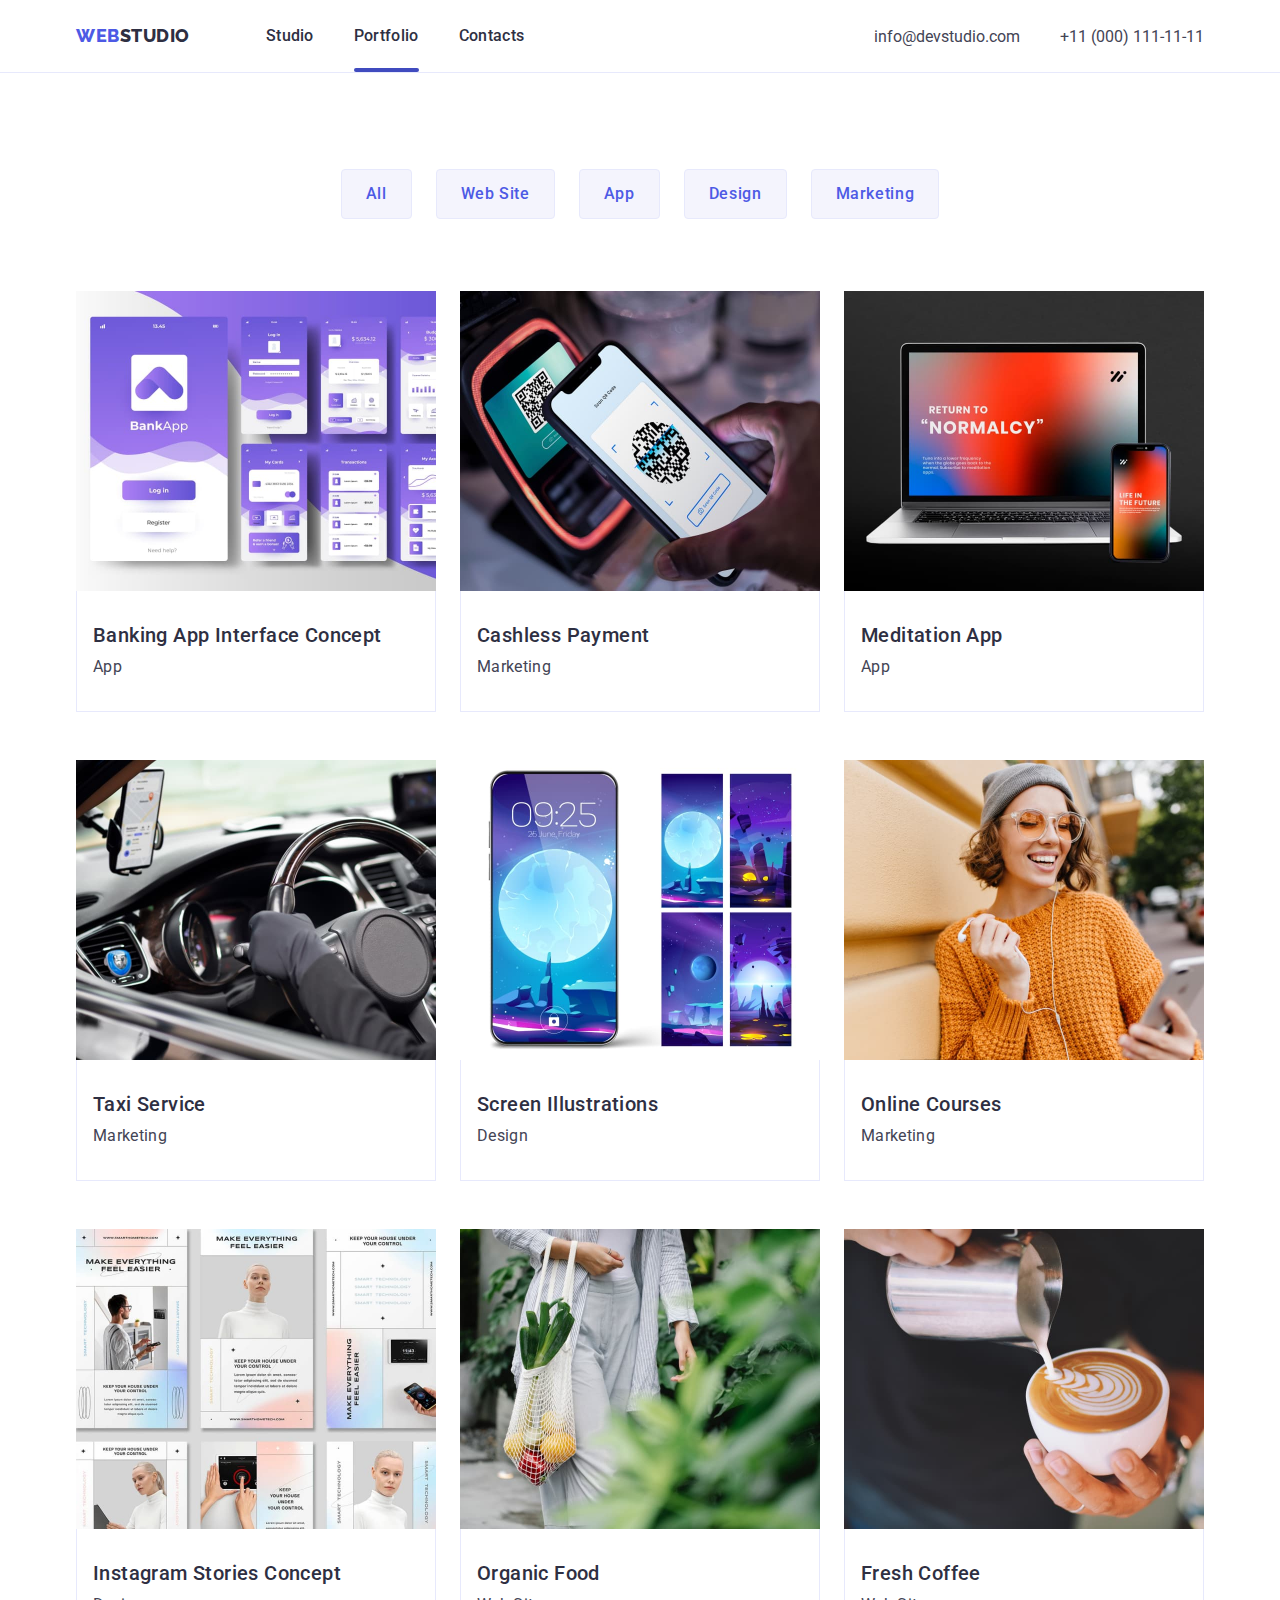
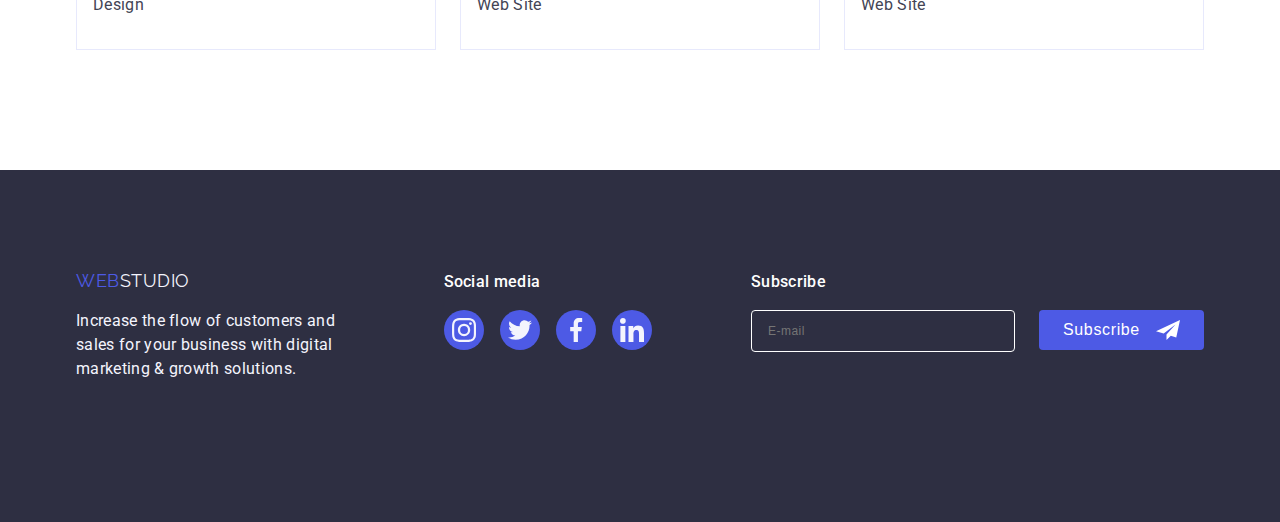
<file: portfolio.html>
<!DOCTYPE html>
<html lang="en">
    <head>
        <meta charset="UTF-8" />
        <meta name="viewport" content="width=device-width, initial-scale=1.0" />
        <title>Portfolio</title>
        <link
            rel="stylesheet"
            href="https://cdnjs.cloudflare.com/ajax/libs/modern-normalize/2.0.0/modern-normalize.min.css"
            integrity="sha512-4xo8blKMVCiXpTaLzQSLSw3KFOVPWhm/TRtuPVc4WG6kUgjH6J03IBuG7JZPkcWMxJ5huwaBpOpnwYElP/m6wg=="
            crossorigin="anonymous"
            referrerpolicy="no-referrer"
        />
        <link rel="stylesheet" href="./css/styles.css" />
        <link rel="preconnect" href="https://fonts.googleapis.com" />
        <link rel="preconnect" href="https://fonts.gstatic.com" crossorigin />
        <link
            href="https://fonts.googleapis.com/css2?family=Raleway:wght@800&family=Roboto:wght@400;500;700;900&display=swap"
            rel="stylesheet"
        />
    </head>
    <body>
    <header>
        <div class="header-container full-container">
            <nav class="nav">
                <a class="logo-header" href="./index.html"
                    ><span class="logo-web">WEB</span>STUDIO</a
                >
                <div class="large-menu">
                    <menu class="menu-list">
                        <li>
                            <a class="menu" href="./index.html"
                                >Studio</a
                            >
                        </li>
                        <li>
                            <a class="menu current-link" href="./portfolio.html"
                                >Portfolio</a
                            >
                        </li>
                        <li>
                            <a class="menu" href="#">Contacts</a>
                        </li>
                    </menu>
                </div>

                <address class="large-address">
                    <a class="contacts" href="mailto:info@devstudio.com"
                        >info@devstudio.com</a
                    >
                    <a class="contacts" href="tel:+110001111111"
                        >+11 (000) 111-11-11</a
                    >
                </address>
            </nav>
        </div>
    </header>
    <body>
    <main>
        <section class="section-buttons-portfolio">
            <div class="container">
                <h1 class="visually-hidden">portfolio</h1>
                <ul class="list buttons-list">
                    <li>
                        <button class="button-portfolio" type="button">
                            All
                        </button>
                    </li>
                    <li>
                        <button class="button-portfolio" type="button">
                            Web Site
                        </button>
                    </li>
                    <li>
                        <button class="button-portfolio" type="button">
                            App
                        </button>
                    </li>
                    <li>
                        <button class="button-portfolio" type="button">
                            Design
                        </button>
                    </li>
                    <li>
                        <button class="button-portfolio" type="button">
                            Marketing
                        </button>
                    </li>
                </ul>
                <ul class="portfolio-elements list">
                    <li class="portfolio-card">
                        <div class="card-image-overlay">
                        <img
                            class="portfolio-image"
                            src="images/bankapp-screens.jpg"
                            alt="Purple and white screenshots from BankApp"
                            width="360"
                            height="300"
                        />
                            <div class="card-image-description">
                                <p>
                                14 Stylish and User-Friendly App Design Concepts · Task Manager App · Calorie Tracker App · Exotic Fruit Ecommerce App · Cloud Storage App
                                </p>
                            </div>
                        </div>
                        <div class="portfolio-name">
                            <h3 class="portfolio-elements-heading">
                                Banking App Interface Concept
                            </h3>
                            <p class="portfolio-elements-category">App</p>
                        </div>
                    </li>
                    <li class="portfolio-card">
                        <div class="card-image-overlay">
                        <img
                            class="portfolio-image"
                            src="images/cashless-payment.jpg"
                            alt="phone in a hand with qr code on a screen"
                            width="360"
                            height="300"
                        />
                        <div class="card-image-description">
                            <p>
                            14 Stylish and User-Friendly App Design Concepts · Task Manager App · Calorie Tracker App · Exotic Fruit Ecommerce App · Cloud Storage App
                            </p>
                        </div>  
                    </div>
                        <div class="portfolio-name">
                            <h3 class="portfolio-elements-heading">
                                Cashless Payment
                            </h3>
                            <p class="portfolio-elements-category">Marketing</p>
                        </div>
                    </li>
                    <li class="portfolio-card">
                        <div class="card-image-overlay">
                        <img
                            class="portfolio-image"
                            src="images/meditation-app.jpg"
                            alt="desktop and phone with colorful screens on the black background"
                            width="360"
                            height="300"
                        />
                        <div class="card-image-description">
                            <p>
                            14 Stylish and User-Friendly App Design Concepts · Task Manager App · Calorie Tracker App · Exotic Fruit Ecommerce App · Cloud Storage App
                            </p>
                        </div>
                    </div>
                        <div class="portfolio-name">
                            <h3 class="portfolio-elements-heading">
                                Meditation App
                            </h3>
                            <p class="portfolio-elements-category">App</p>
                        </div>
                    </li>
                    <li class="portfolio-card">
                        <div class="card-image-overlay">
                        <img
                            class="portfolio-image"
                            src="images/taxi-service.jpg"
                            alt="car cockpit with hands in black gloves"
                            width="360"
                            height="300"
                        />
                        <div class="card-image-description">
                            <p>
                            14 Stylish and User-Friendly App Design Concepts · Task Manager App · Calorie Tracker App · Exotic Fruit Ecommerce App · Cloud Storage App
                            </p>
                        </div>
                    </div>
                        <div class="portfolio-name">
                            <h3 class="portfolio-elements-heading">
                                Taxi Service
                            </h3>
                            <p class="portfolio-elements-category">Marketing</p>
                        </div>
                    </li>
                    <li class="portfolio-card">
                        <div class="card-image-overlay">
                        <img
                            class="portfolio-image"
                            src="images/screen-illustrations.jpg"
                            alt="phone with moon on the wallpaper and four screenshots next to phone"
                            width="360"
                            height="300"
                        />
                        <div class="card-image-description">
                            <p>
                            14 Stylish and User-Friendly App Design Concepts · Task Manager App · Calorie Tracker App · Exotic Fruit Ecommerce App · Cloud Storage App
                            </p>
                        </div>
                    </div>
                        <div class="portfolio-name">
                            <h3 class="portfolio-elements-heading">
                                Screen Illustrations
                            </h3>
                            <p class="portfolio-elements-category">Design</p>
                        </div>
                    </li>
                    <li class="portfolio-card">
                        <div class="card-image-overlay">
                        <img
                            class="portfolio-image"
                            src="images/online-courses.jpg"
                            alt="happy woman in yellow sweater and grey hat looking at the phone"
                            width="360"
                            height="300"
                        />
                        <div class="card-image-description">
                            <p>
                            14 Stylish and User-Friendly App Design Concepts · Task Manager App · Calorie Tracker App · Exotic Fruit Ecommerce App · Cloud Storage App
                            </p>
                        </div>
                    </div>
                        <div class="portfolio-name">
                            <h3 class="portfolio-elements-heading">
                                Online Courses
                            </h3>
                            <p class="portfolio-elements-category">Marketing</p>
                        </div>
                    </li>
                    <li class="portfolio-card">
                        <div class="card-image-overlay">
                        <img
                            class="portfolio-image"
                            src="images/instagram-stories-concept.jpg"
                            alt="six screenshots with example of instagram stories concept"
                            width="360"
                            height="300"
                        />
                        <div class="card-image-description">
                            <p>
                            14 Stylish and User-Friendly App Design Concepts · Task Manager App · Calorie Tracker App · Exotic Fruit Ecommerce App · Cloud Storage App
                            </p>
                        </div>
                    </div>
                        <div class="portfolio-name">
                            <h3 class="portfolio-elements-heading">
                                Instagram Stories Concept
                            </h3>
                            <p class="portfolio-elements-category">Design</p>
                        </div>
                    </li>
                    <li class="portfolio-card">
                        <div class="card-image-overlay">
                        <img
                            class="portfolio-image"
                            src="images/organic-food.jpg"
                            alt="person in gray clothes with vegetables in the mesh bag"
                            width="360"
                            height="300"
                        />
                        <div class="card-image-description">
                            <p>
                            14 Stylish and User-Friendly App Design Concepts · Task Manager App · Calorie Tracker App · Exotic Fruit Ecommerce App · Cloud Storage App
                            </p>
                        </div>
                    </div>
                        <div class="portfolio-name">
                            <h3 class="portfolio-elements-heading">
                                Organic Food
                            </h3>
                            <p class="portfolio-elements-category">Web Site</p>
                        </div>                 
                    </li>
                    <li class="portfolio-card">
                        <div class="card-image-overlay">
                        <img
                            class="portfolio-image"
                            src="images/fresh-coffee.jpg"
                            alt="making a milk ornaments on coffee in the cup"
                            width="360"
                            height="300"
                        />
                        <div class="card-image-description">
                            <p>
                            14 Stylish and User-Friendly App Design Concepts · Task Manager App · Calorie Tracker App · Exotic Fruit Ecommerce App · Cloud Storage App
                            </p>
                        </div>
                    </div>
                        <div class="portfolio-name">
                            <h3 class="portfolio-elements-heading">
                                Fresh Coffee
                            </h3>
                            <p class="portfolio-elements-category">Web Site</p>
                        </div>            
                    </li>
                </ul>
            </div>
        </section>
    </main>
    <footer class="footer">
        <div class="container footer-container">
            <div>
                <a class="logo-footer" href="./index.html"
                    ><span class="logo-web">WEB</span>STUDIO</a
                >
                <p class="footer-text">
                    Increase the flow of customers and<br />sales for your
                    business with digital<br />marketing & growth solutions.
                </p>
            </div>
            <div class="footer-social-media">
                <h3 class="footer-social-media-header">Social media</h3>
                <ul class="footer-social-media-list">
                    <li>
                        <a class="footer-social-media-link" href="#">
                            <svg class="footer-social-media-icon">
                                <use
                                    xlink:href="images/icons.svg#icon-instagram"
                                ></use>
                            </svg>
                        </a>
                    </li>
                    <li>
                        <a class="footer-social-media-link" href="#">
                            <svg class="footer-social-media-icon">
                                <use
                                    xlink:href="images/icons.svg#icon-twitter"
                                ></use>
                            </svg>
                        </a>
                    </li>
                    <li>
                        <a class="footer-social-media-link" href="#">
                            <svg class="footer-social-media-icon">
                                <use
                                    xlink:href="images/icons.svg#icon-facebook"
                                ></use>
                            </svg>
                        </a>
                    </li>
                    <li>
                        <a class="footer-social-media-link" href="#">
                            <svg class="footer-social-media-icon">
                                <use
                                    xlink:href="images/icons.svg#icon-linkedin"
                                ></use>
                            </svg>
                        </a>
                    </li>
                </ul>
            </div>
            <div class="footer-form">
                <form class="form-subscribe">
                    <label for="subscribe" class="label-subscribe">
                        Subscribe
                        <input
                            id="subscribe"
                            class="input-subscribe"
                            type="email"
                            name="email"
                            placeholder="E-mail"
                            required
                        />
                    </label>
                    <button type="submit" class="button-subscribe">
                        Subscribe
                        <svg class="send-icon">
                            <use
                                href="images/icons.svg#icon-plane-icon"
                            ></use>
                        </svg>
                    </button>
                </form>
            </div>
        </div>
    </footer>
</body>
</html>
</file>
<file: css/styles.css>
:root {
    --brand-color: #2e2f42;
    --brand-color-2: #434455;
    --brand-logo-color: #4d5ae5;
    --active-hover-color: #404bbf;
    --tr-function: cubic-bezier(0.4, 0, 0.2, 1);
    --tr-duration: 250ms;
    --transition: var(--tr-function) var(--tr-duration);
}

* {
    margin: 0;
    padding: 0;
}

h1,
h2,
h3,
h4,
h5,
h6 {
    margin: 0;
}

img {
    display: block;
    max-width: 100%;
    height: auto;
}

button {
    cursor: pointer;
    border: none;
    border-radius: 4px;
}

ul,
ol,
menu {
    list-style: none;
    margin: 0;
    padding-left: 0;
}

a {
    text-decoration: none;
}

body {
    font-family: "Roboto", sans-serif;
    color: var(--brand-color);
    background-color: #ffffff;
}

.visually-hidden {
    position: absolute;
    width: 1px;
    height: 1px;
    margin: -1px;
    border: 0;
    padding: 0;

    white-space: nowrap;
    clip-path: inset(100%);
    clip: rect(0 0 0 0);
    overflow: hidden;
}

.is-hidden {
    pointer-events: none;
    visibility: hidden;
    opacity: 0;
}

.list {
    list-style: none;
}

/* ----------------------- */

.container {
    padding: 0px 15px;
    margin: 0 auto;
}

@media (min-width: 480px) {
    .container {
        width: 424px;
        max-width: 424px;
    }
}

@media (min-width: 768px) {
    .container {
        width: 552px;
        max-width: 552px;
    }
}

@media (min-width: 1200px) {
    .container {
        width: 1128px;
        max-width: 1128px;
    }

    .section {
        padding: 120px 0;
    }
}

header {
    border-bottom: 1px solid var(--cornflower, #e7e9fc);
}

.header-container {
    justify-content: space-between;
    margin: auto;
}

.full-container {
    display: flex;
    align-items: center;
    padding: 0 16px;
}

@media (min-width: 1200px) {
    .full-container {
        width: 1128px;
        max-width: 1128px;
    }
}

.section {
    padding: 96px 0px;
}

.nav {
    width: 100%;
    display: inline-flex;
    gap: 76px;
    align-items: center;
    justify-content: space-between;
}

@media (min-width: 1200px) {
    .nav {
        justify-content: normal;
    }
}

.logo-header {
    font-family: "Raleway", sans-serif;
    font-weight: 800;
    color: var(--brand-color);
    text-decoration: none;
    font-size: 18px;
    line-height: 1.16;
    letter-spacing: 0.03em;
    padding: 24px 0px;
}

.logo-footer {
    color: #f4f4fd;
    text-decoration: none;
    font-family: "Raleway", sans-serif;
    letter-spacing: 0.03em;
    font-size: 18px;
    line-height: 1.17;
    margin-bottom: 17.5px;
    display: block;
    text-align: center;
}

.logo-web {
    color: var(--brand-logo-color);
}

.menu {
    display: flex;
    padding: 24px 0px;
    margin: 0;
    display: inline-flex;
    gap: 30px;
    margin-left: 30px;
}

.menu-list {
    margin-top: 60px;
}

.menu {
    font-size: 36px;
    line-height: 1.11;
    text-decoration: none;
    font-weight: 700;
    letter-spacing: 0.02em;
    color: var(--brand-color);
    display: flex;
    flex-direction: column;
    gap: 40px;
}

.menu-close-button {
    position: absolute;
    right: 24px;
    top: 24px;
    display: flex;
    justify-content: center;
    align-items: center;
    width: 24px;
    height: 24px;
    border: 1px solid rgba(46, 47, 66, 0.1);
    border-radius: 50%;
    background-color: rgba(231, 233, 252, 0.1);
}

.menu-close-button-icon {
    width: 8px;
    height: 8px;
    fill: var(--brand-color);
}

.menu-social-media-list {
    display: flex;
    gap: 35px;
    margin-left: 30px;
    margin-top: 48px;
    margin-bottom: 40px;
}

.large-menu {
    align-items: center;
}

.large-menu .menu {
    font-size: 16px;
    line-height: 1.5;
    text-decoration: none;
    font-style: normal;
    letter-spacing: 0.02em;
    font-weight: 500;
    color: var(--brand-color);
    gap: 0;
    margin: 0;
    padding: 0;
}

.large-menu .menu-list {
    padding: 24px 0px;
    margin: 0;
    display: inline-flex;
    gap: 40px;
}

.address {
    display: flex;
    flex-direction: column-reverse;
    gap: 40px;
    margin-top: auto;
    margin-left: 30px;
}

.contacts {
    font-style: normal;
}

.large-address .contacts {
    color: var(--brand-color-2);
}

.large-address {
    flex-direction: column;
    gap: 12px;
    margin: 0;
    display: none;
}

@media (min-width: 1200px) {
    .large-address {
        margin-left: auto;
        flex-direction: row;
        gap: 40px;
    }
}

.contact-tel {
    font-size: 30px;
    font-weight: 700;
    line-height: 1.11;
    letter-spacing: 0.02em;
    color: var(--brand-logo-color);
}

.contact-email {
    font-size: 20px;
    font-weight: 500;
    line-height: 1.2;
    letter-spacing: 0.02em;
    color: var(--brand-color-2);
}

@media (min-width: 480px) {
    .menu-social-media-list {
        gap: 56px;
    }

    .menu {
        gap: 40px;
        margin-left: 40px;
    }

    .menu-list {
        margin-top: 80px;
    }

    .contact-tel {
        font-size: 36px;
        font-weight: 700;
        line-height: 1.11;
        letter-spacing: 0.02em;
        color: var(--brand-logo-color);
    }

    .contact-email {
        font-size: 20px;
        font-weight: 500;
        line-height: 1.2;
        letter-spacing: 0.02em;
        color: var(--brand-color-2);
    }
}

/* */

.hero {
    background-color: var(--brand-color);
    padding: 188px 0;
    background-image: linear-gradient(
            to bottom,
            rgba(46, 47, 66, 0.7),
            rgba(46, 47, 66, 0.7)
        ),
        url(../images/hero-image.jpg);
    background-size: cover;
    background-repeat: no-repeat;
    max-width: 1440px;
    height: 600px;
    margin: 0 auto;
}

@media (min-device-pixel-ratio: 2),
    (min-resolution: 192dpi),
    (min-resolution: 2dppx) {
    .hero {
        background-image: url(/goit-markup-hw-08/images/hero-image@2x.jpg);
    }
}

.hero-text {
    color: #ffffff;
    text-align: center;
    font-size: 36px;
    font-weight: 700;
    line-height: 1.11;
    letter-spacing: 0.02em;
    margin: 0 auto;
    margin-bottom: 72px;
}

@media screen and (min-width: 480px) {
    .hero-text {
        width: 320px;
    }
}

@media screen and (min-width: 768px) {
    .hero-text {
        font-size: 56px;
        line-height: 1.07;
        width: 496px;
    }
}

@media screen and (min-width: 1200px) {
    .button-studio:hover,
    .button-studio:focus {
        background-color: var(--active-hover-color);
        transition: background-color var(--transition);
    }

    .logo-header:hover,
    .logoheader:focus {
        color: var(--brand-color-2);
        transition: color var(--transition);
    }

    .menu:hover,
    .menu:focus {
        color: var(--active-hover-color);
        transition: color var(--transition);
    }

    .contacts:hover,
    .contacts:focus {
        color: var(--active-hover-color);
        transition: color var(--transition);
    }
}

.button-studio {
    background-color: var(--brand-logo-color);
    color: #ffffff;
    font-weight: 500;
    font-size: 16px;
    line-height: 1.5;
    font-family: "Roboto", sans-serif;
    cursor: pointer;
    letter-spacing: 0.04em;
    padding: 16px 32px;
    border-radius: 4px;
    box-shadow: 0px 4px 4px 0px rgba(0, 0, 0, 0.15);
    display: block;
    margin: 0 auto;
    border: none;
}

.button-portfolio {
    background-color: #e7e9fc;
    color: var(--brand-logo-color);
    font-size: 16px;
    line-height: 1.5;
    font-weight: 500;
    text-align: center;
    cursor: pointer;
    font-family: "Roboto", sans-serif;
    letter-spacing: 0.04em;
    padding: 12px 24px;
    border-radius: 4px;
    border: 1px solid var(--cornflower, #e7e9fc);
    background: var(--cloud, #f4f4fd);
}

.buttons-list {
    display: flex;
    gap: 24px;
    justify-content: center;
    align-items: center;
    margin-bottom: 72px;
}

.button-portfolio:hover,
.button-portfolio:focus {
    background-color: var(--active-hover-color);
    color: #ffffff;
    box-shadow: 0px 2px 2px 0px rgba(0, 0, 0, 0.12),
        0px 2px 1px 0px rgba(0, 0, 0, 0.08), 0px 3px 1px 0px rgba(0, 0, 0, 0.1);
    transition: background-color var(--transition), box-shadow var(--transition);
}

.offers.list {
    display: flex;
    flex-wrap: wrap;
    gap: 24px;
}

.offers-icons-background {
    display: none;
}

.offer-position {
    margin-bottom: 72px;
}

.offers .offer {
    font-weight: 700;
    font-size: 36px;
    line-height: 1.11;
    color: var(--brand-color);
    letter-spacing: 0.02em;
    text-align: center;
}

.offer-description {
    margin-top: 8px;
    margin-bottom: 0;
    font-size: 16px;
    line-height: 1.5;
    font-weight: 500;
    color: var(--brand-color-2);
    letter-spacing: 0.02em;
}

@media (min-width: 768px) {
    .offers-container {
        max-width: 736px;
        width: 736px;
    }

    .offer-position {
        flex-basis: calc(50% - (24px / 2));
    }

    .offer-position .offer {
        text-align: start;
    }
}

@media (min-width: 1200px) {
    .offers-container {
        max-width: 1128px;
        width: 1128px;
    }

    .offer-position {
        flex-basis: calc(25% - (24px * 3 / 4));
    }

    .offers .offer {
        font-weight: 500;
        font-size: 20px;
        line-height: 1.2;
        color: var(--brand-color);
        letter-spacing: 0.02em;
    }

    .offer-position .offer-description {
        font-weight: 400;
    }

    .offers-icons-background {
        background-color: #f4f4fd;
        height: 112px;
        display: flex;
        justify-content: center;
        align-items: center;
        margin-bottom: 8px;
    }
}

.section-what-are-we-doing {
    display: none;
}

@media (min-width: 1200px) {
    .section-what-are-we-doing {
        display: block;
        padding-top: 0;
    }

    .what-are-we-doing {
        margin-bottom: 72px;
        font-size: 36px;
        font-weight: 700;
        line-height: 1.1;
        letter-spacing: 0.72px;
        text-transform: capitalize;
        text-align: center;
    }

    .what-are-we-doing-list {
        display: flex;
        gap: 24px;
    }
}

.our-team-section {
    background-color: #f4f4fd;
}

.our-team {
    font-weight: 700;
    font-size: 36px;
    line-height: 1.11;
    color: var(--brand-color);
    letter-spacing: 0.02em;
    text-align: center;
}

.our-team-list {
    display: flex;
    flex-wrap: wrap;
    justify-content: center;
    gap: 24px;
}

@media (min-width: 768px) {
    .our-team-container {
        padding: 0;
    }
}

.our-team-card {
    background-color: #ffffff;
    border-color: #434455;
    border: 0 1px 1px 1px;
    border-radius: 0px 0px 4px 4px;
    box-shadow: 0px 2px 1px 0px rgba(46, 47, 66, 0.08),
        0px 1px 1px 0px rgba(46, 47, 66, 0.16),
        0px 1px 6px 0px rgba(46, 47, 66, 0.08);
    margin-top: 72px;
}

.our-team-link {
    width: 40px;
    height: 40px;
    border-radius: 50%;
    background-color: #4d5ae5;
    display: flex;
    justify-content: center;
    align-items: center;
}

.our-team-icon {
    fill: #f4f4fd;
    width: 16px;
    height: 16px;
}

.our-team-name {
    flex-direction: column;
    justify-content: center;
    align-items: center;
    padding: 32px 0;
}

.our-team-social-media {
    display: flex;
    gap: 24px;
    justify-content: center;
    align-items: center;
    margin-top: 8px;
}

.name {
    font-size: 20px;
    font-weight: 500;
    line-height: 1.2;
    text-align: center;
    color: var(--brand-color);
    letter-spacing: 0.04em;
    margin-bottom: 8px;
}

.position {
    font-size: 16px;
    line-height: 1.5;
    text-align: center;
    color: var(--brand-color-2);
    letter-spacing: 0.02em;
    margin: 0;
}

.section-buttons-portfolio {
    padding-top: 96px;
    padding-bottom: 120px;
}

.section-portfolio {
    padding-top: 0;
}

.portfolio-elements .portfolio-elements-heading {
    font-weight: 500;
    font-size: 20px;
    line-height: 1.2;
    letter-spacing: 0.02em;
    margin-bottom: 8px;
}

.portfolio-elements .portfolio-elements-category {
    font-size: 16px;
    line-height: 1.5;
    color: var(--brand-color-2);
    letter-spacing: 0.02em;
}

.portfolio-card:hover {
    box-shadow: 0px 2px 1px 0px rgba(46, 47, 66, 0.08),
        0px 1px 1px 0px rgba(46, 47, 66, 0.16),
        0px 1px 6px 0px rgba(46, 47, 66, 0.08);
    transition: box-shadow var(--transition);
}

.portfolio-card:hover .card-image-description {
    translate: 0;
    transition: translate var(--transition);
}

.card-image-overlay {
    position: relative;
    overflow: hidden;
}

.card-image-overlay > img {
    display: block;
    width: 100%;
    height: 300px;
    object-fit: cover;
}

.card-image-description {
    position: absolute;
    inset: 0;
    background-color: var(--brand-logo-color);
    color: #f4f4fd;
    translate: 0 100% 0;
}

.card-image-description p {
    font-size: 16px;
    line-height: 1.5;
    letter-spacing: 0.02em;
    width: 296px;
    height: 96px;
    margin-left: 32px;
    margin-top: 40px;
}

.portfolio-image {
    vertical-align: bottom;
    display: block;
}

.portfolio-elements {
    display: flex;
    flex-wrap: wrap;
    row-gap: 48px;
    column-gap: 24px;
}

.portfolio-name {
    padding: 32px 16px;
    border: 1px solid var(--cornflower, #e7e9fc);
    border-top: none;
}

.customers {
    font-size: 36px;
    font-weight: 700;
    line-height: 1.1;
    letter-spacing: 0.02em;
    color: var(--brand-color);
    text-align: center;
    margin-bottom: 72px;
}

.customers-list {
    display: flex;
    flex-wrap: wrap;
    gap: 16px;
    justify-content: center;
}

.customers-list > li {
    flex-basis: calc((100% - 16px) / 2);
}

@media (min-width: 768px) {
    .customers-list > li {
        flex-basis: calc((33.3% - (16px * 2 / 3)));
    }
}

@media (min-width: 1200px) {
    .customers-list > li {
        flex-basis: calc((1 / 6 * 100% - (1 - 1 / 6) * 16px));
    }

    .our-team-link:hover {
        background-color: #404bbf;
        transition: background-color var(--transition);
    }

    .customers-card:hover {
        color: #404bbf;
        transition: color var(--transition);
    }

    .customers-icon:hover {
        fill: #404bbf;
        transition: fill var(--transition);
    }
}

.customers-card {
    border: 1px solid currentColor;
    border-radius: 4px 4px 4px 4px;
    height: 88px;
    display: flex;
    justify-content: center;
    align-items: center;
    color: #8e8f99;
    margin-bottom: 72px;
}

.customers-icon {
    width: 104px;
    height: 56px;
    fill: currentColor;
}

.footer {
    background-color: var(--brand-color);
    padding: 100px 0;
}

.footer-container {
    display: flex;
    flex-wrap: wrap;
    justify-content: center;
}

.footer-about,
.footer-social-media,
.footer-form {
    flex-basis: 100%;
}

@media (min-width: 768px) {
    .footer-container {
        gap: 24px;
        padding: 0;
    }

    .footer-about .footer-text {
        width: 264px;
    }

    .footer-about,
    .footer-social-media {
        flex-basis: calc(50% - (24px / 2));
    }

    .footer-form .form-subscribe {
        width: 100%;
    }

    .form-subscribe {
        display: flex;
    }

    .form-subscribe .button-subscribe {
        margin-top: 40px;
        margin-left: 24px;
    }

    .label-subscribe {
        width: 264px;
    }

    .footer-container .footer-social-media {
        margin-top: 0;
    }

    .logo-footer,
    .footer-social-media .footer-social-media-header,
    .footer-form .label-subscribe {
        text-align: start;
    }

    .footer-social-media .footer-social-media-list {
        justify-content: start;
    }
}

@media (min-width: 1200px) {
    .footer-container {
        justify-content: space-between;
    }

    .footer-form,
    .footer-social-media,
    .footer-about {
        flex-basis: auto;
    }

    .footer-social-media-link:hover {
        background-color: #31d0aa;
        transition: background-color var(--transition);
    }
}

.footer-social-media {
    margin-top: 72px;
    margin-bottom: 72px;
}

.footer-text {
    color: #f4f4fd;
    font-size: 16px;
    line-height: 1.5;
    letter-spacing: 0.02em;
    width: 268px;
    margin: 0 auto;
}

.footer-social-media-header {
    color: #fff;
    font-size: 16px;
    font-weight: 500;
    line-height: 1.5;
    letter-spacing: 0.32px;
    margin-bottom: 16px;
    text-align: center;
}

.footer-social-media-list {
    display: flex;
    justify-content: center;
    gap: 16px;
}

.footer-social-media-link {
    width: 40px;
    height: 40px;
    border-radius: 50%;
    background-color: #4d5ae5;
    display: flex;
    justify-content: center;
    align-items: center;
}

.footer-social-media-icon {
    fill: #f4f4fd;
    width: 24px;
    height: 24px;
}

.backdrop {
    position: fixed;
    left: 0;
    top: 0;
    width: 100%;
    height: 100%;
    background-color: #2e2f4266;
}

.modal {
    position: absolute;
    left: 50%;
    top: 50%;
    transform: translate(-50%, -50%);
    min-height: 584px;
    border-radius: 4px;
    background-color: #fcfcfc;
    transition: scale 250ms;
    width: 300px;
}

@media (min-width: 480px) {
    .modal {
        width: 408px;
    }

    .modal .modal-textarea {
        width: 360px;
    }

    .modal .modal-button-send {
        width: 169px;
        margin-left: 95px;
    }
}

.is-hidden .modal {
    scale: 0;
}

.modal:not(.is-hidden) .modal {
    scale: 1;
}

.modal-close-button {
    position: absolute;
    right: 24px;
    top: 24px;
    display: flex;
    justify-content: center;
    align-items: center;
    width: 24px;
    height: 24px;
    border: 1px solid #0000001a;
    border-radius: 50%;
    background-color: #e7e9fc;
}

.modal-close-button-icon {
    width: 8px;
    height: 8px;
}

@media (min-width: 1200px) {
    .modal-close-button:hover,
    .modal-close-button:focus {
        background-color: var(--active-hover-color);
        fill: #fff;
        border: 1px solid var(--active-hover-color);
    }
}

.form-subscribe {
    width: 100%;
}

@media (min-width: 480px) {
    .form-subscribe {
        width: 398px;
        margin: 0 auto;
    }
}

.label-subscribe {
    text-align: center;
    display: flex;
    flex-direction: column;
    color: #fff;
    font-size: 16px;
    font-weight: 500;
    line-height: 1.5;
    letter-spacing: 0.02em;
    gap: 16px;
}

.input-subscribe {
    height: 40px;
    font-size: 12px;
    line-height: 2;
    letter-spacing: 0.04em;
    color: #fff;
    background-color: var(--brand-color);
    border: 1px solid #fff;
    border-radius: 4px;
    padding-left: 16px;
}

.button-subscribe {
    width: 165px;
    height: 40px;
    color: #fff;
    font-size: 16px;
    font-weight: 500;
    line-height: 1.5;
    letter-spacing: 0.04em;
    padding: 8px 24px;
    border-radius: 4px;
    background-color: var(--brand-logo-color);

    align-items: center;
    display: flex;
    justify-content: space-between;
    margin: 0 auto;
    margin-top: 16px;
}

.modal-header {
    color: var(--brand-color);
    font-size: 16px;
    font-weight: 500;
    line-height: 1.5;
    letter-spacing: 0.02em;
    text-align: center;
    margin-top: 72px;
    margin-bottom: 16px;
    padding: 0 8px;
}

.modal-form {
    margin: 0 24px 16px 24px;
}

.modal-label {
    display: flex;
    flex-direction: column;
    margin-bottom: 8px;
    color: #8e8f99;
    font-size: 12px;
    line-height: 1.17;
    letter-spacing: 0.04em;
}

.input-wrapper {
    display: flex;
    border: 1px solid #2e2f4266;
    padding: 8px 16px;
    margin-top: 4px;
    border-radius: 4px;
    gap: 8px;
}

.modal-input:not([type="checkbox"]) {
    border: none;
    outline: transparent;
}

.input-wrapper:focus {
    border: 1px solid var(--brand-logo-color);
}

.modal-icon {
    width: 18px;
    height: 24px;
    fill: var(--brand-color);
    transition: fill var(--transition);
}

.input-wrapper:focus-within {
    border-color: var(--brand-logo-color);
}

.input-wrapper:focus-within .modal-icon {
    fill: var(--brand-logo-color);
}

.modal-textarea {
    height: 120px;
    resize: none;
    margin-top: 4px;
    margin-bottom: 8px;
    border: 1px solid #2e2f4266;
    border-radius: 4px;
    padding: 8px 16px;
    outline: transparent;
}

.modal-textarea:focus {
    border-color: var(--brand-logo-color);
}

.modal-button-send {
    color: #fff;
    font-size: 16px;
    font-weight: 500;
    line-height: 1.5;
    letter-spacing: 0.04em;
    background-color: var(--brand-logo-color);
    width: 100%;
    height: 56px;
    border-radius: 4px;
    margin-top: 24px;
    margin-bottom: 24px;
    display: flex;
    align-items: center;
    justify-content: center;
    gap: 16px;
    padding: 8px 24px;
}

.send-icon {
    fill: #fff;
    width: 24px;
    height: 24px;
}

.checkbox-label {
    color: #8e8f99;
    font-size: 12px;
    line-height: 1.17;
    letter-spacing: 0.04em;
    display: flex;
    gap: 8px;
    align-items: center;
}

.checkbox-icon {
    fill: #fff;
    border-radius: 2px;
    width: 16px;
    height: 16px;
    border: 1px solid #2e2f4266;
    transition: background-color var(--transition);
}

.modal-checkbox:checked + .checkbox-label > .modal-check-icon {
    background-color: var(--active-hover-color);
    fill: #fff;
    border: none;
    border-radius: 2px;
    align-items: center;
    justify-content: center;
    transition: background-color var(--transition);
}

.modal-check-icon {
    display: inline-flex;
    width: 16px;
    height: 16px;
}

.privacy-policy-link {
    color: var(--brand-logo-color);
    text-decoration: underline;
}

.large-menu {
    display: none;
}

.large-menu .current-link {
    position: relative;
}

.large-menu .current-link::after {
    content: "";
    display: block;
    position: absolute;
    top: 44px;
    width: 100%;
    height: 4px;
    border-radius: 2px;
    background-color: var(--active-hover-color);
}

.mobile-menu {
    display: flex;
    flex-direction: column;
    position: fixed;
    inset: 0;
    translate: -100% 0 0;
    transition: var(--transition);
    background-color: #fff;
}

.mobile-menu.is-open {
    translate: none;
}

.icon-menu-hamburger {
    stroke: var(--brand-color);
    stroke-width: 32px;
}

@media (min-width: 768px) {
    .mobile-menu,
    .nav-button {
        display: none;
    }

    .large-menu {
        display: flex;
    }

    .large-address {
        display: flex;
    }
}
</file>
